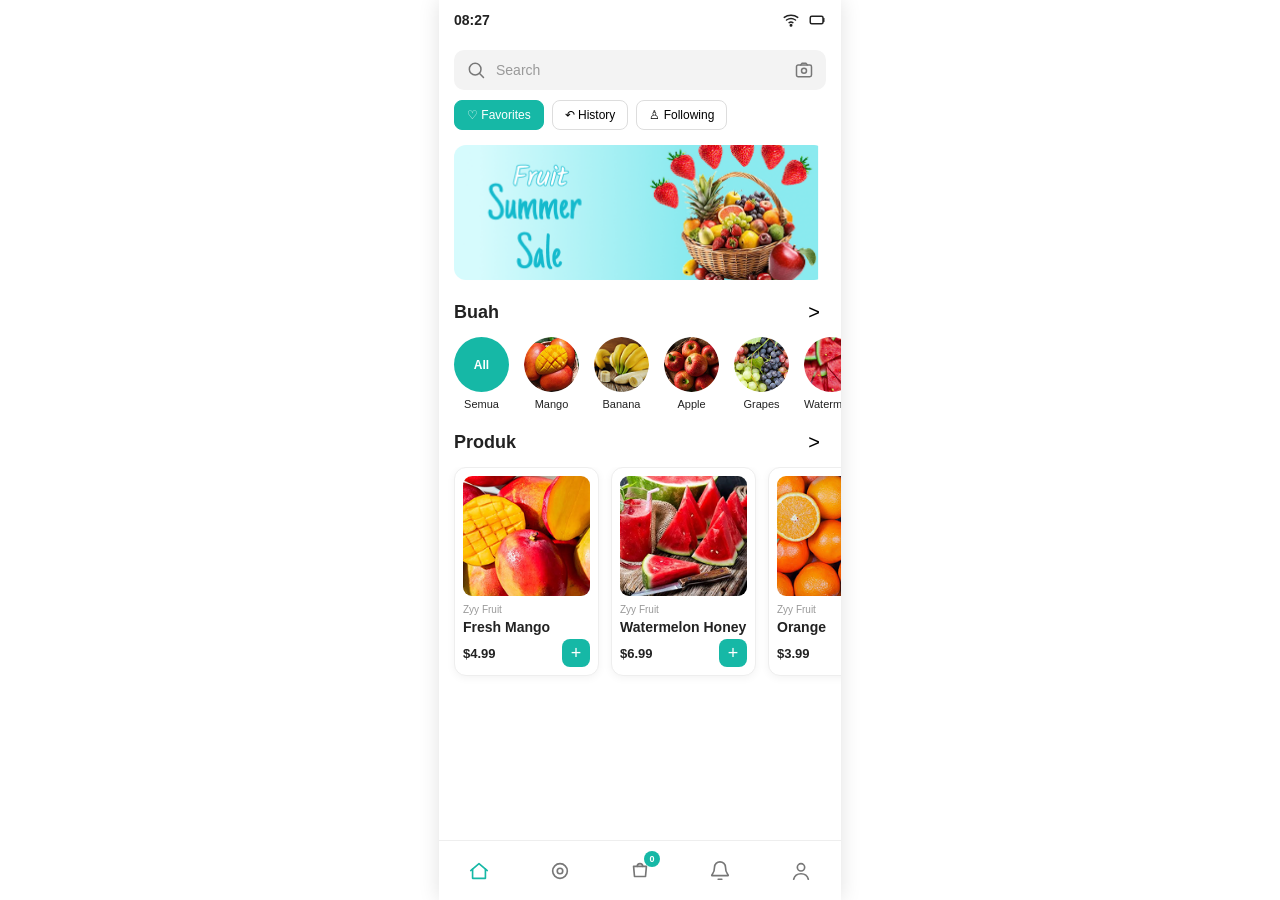
<file: index.html>
<!DOCTYPE html>
<html lang="id">

<head>

    <meta charset="UTF-8">
    <meta name="viewport" content="width=device-width, initial-scale=1.0">
    <title>FruitMart</title>
    <link rel="stylesheet" href="style.css">
</head>

<body>

    <!-- Status Bar -->
    <div class="status-bar">
        <span>08:27</span>

        <div class="status-icons">

            <!-- Wi-Fi -->
            <svg class="status-icon" viewBox="0 0 24 24">
                <path d="M3 8.5C8 4.5 16 4.5 21 8.5"></path>
                <path d="M6 12C9.5 9.5 14.5 9.5 18 12"></path>
                <path d="M9.5 15.5C11 14.5 13 14.5 14.5 15.5"></path>
                <circle cx="12" cy="19" r="1"></circle>
            </svg>

            <!-- Battery -->
            <svg class="status-icon battery" viewBox="0 0 24 24">
                <rect x="3" y="7" width="17" height="10" rx="2"></rect>
                <path d="M21 10v4"></path>
            </svg>

        </div>
    </div>

    <!-- Search -->
    <div class="search-bar">

        <svg class="search-icon" viewBox="0 0 24 24">
            <circle cx="11" cy="11" r="7"></circle>
            <path d="M16 16l5 5"></path>
        </svg>

        <input type="text" placeholder="Search">

        <svg class="camera-icon" viewBox="0 0 24 24">
            <rect x="3" y="6" width="18" height="14" rx="2"></rect>
            <circle cx="12" cy="13" r="3"></circle>
            <path d="M8 6l1.5-2h5L16 6"></path>
        </svg>

    </div>

    <!-- Menu -->
    <div class="menu">
        <button>♡ Favorites</button>
        <button>↶ History</button>
        <button>♙ Following</button>
    </div>

    <!-- Banner -->
    <section class="banner">
        <img src="images/banner.png" alt="Fruit Summer Sale">
    </section>

    <!-- Categories -->
    <section class="categories">

        <div class="section-title">
            <h2>Buah</h2>
            <button>></button>
        </div>

        <div class="category-list">

            <div class="category" data-category="All">
                <div class="all-category">All</div>
                <p>Semua</p>
            </div>

            <div class="category" data-category="Mango">
                <img src="images/mango.png" alt="Mango">
                <p>Mango</p>
            </div>

            <div class="category" data-category="Banana">
                <img src="images/banana.png" alt="Banana">
                <p>Banana</p>
            </div>

            <div class="category" data-category="Apple">
                <img src="images/apple.png" alt="Apple">
                <p>Apple</p>
            </div>

            <div class="category" data-category="Grapes">
                <img src="images/grapes.png" alt="Grapes">
                <p>Grapes</p>
            </div>

            <div class="category" data-category="Watermelon">
                <img src="images/watermelon.png" alt="Watermelon">
                <p>Watermelon</p>
            </div>

        </div>

    </section>

    <!-- Products -->
    <section class="products">

        <div class="section-title">
            <h2>Produk</h2>
            <button>></button>
        </div>

        <div class="product-list">

            <p class="no-product" id="noProduct">
                Produk tidak ditemukan
            </p>

            <div class="product-card" data-category="Mango">
                <img src="images/mango-product.png" alt="Fresh Mango">

                <small>Zyy Fruit</small>

                <h3>Fresh Mango</h3>

                <div class="product-bottom">
                    <p>$4.99</p>

                    <button class="add-button">+</button>
                </div>

            </div>

            <div class="product-card" data-category="Watermelon">
                <img src="images/watermelon-product.png" alt="Watermelon Honey">

                <small>Zyy Fruit</small>

                <h3>Watermelon Honey</h3>

                <div class="product-bottom">
                    <p>$6.99</p>

                    <button class="add-button">+</button>
                </div>

            </div>
            <div class="product-card" data-category="Orange">
                <img src="images/orange.png" alt="Orange">

                <small>Zyy Fruit</small>

                <h3>Orange</h3>

                <div class="product-bottom">
                    <p>$3.99</p>
                    <button class="add-button">+</button>
                </div>
            </div>

        </div>

    </section>

    <div class="cart-panel" id="cartPanel">

        <div class="cart-header">
            <h2>Keranjang</h2>

            <button id="closeCart">×</button>
        </div>

        <div class="cart-items" id="cartItems">
            <p class="empty-cart">Keranjang masih kosong</p>
        </div>

        <button class="checkout-button" id="checkoutButton">
            Checkout
        </button>

        <div class="cart-total">
            <span>Total</span>
            <strong id="cartTotal">$0.00</strong>
        </div>

    </div>

    <!-- Bottom Navigation -->
    <nav class="bottom-nav">

        <span class="nav-item active">
            <svg viewBox="0 0 24 24">
                <path d="M3 11.5L12 4l9 7.5"></path>
                <path d="M5 10v10h14V10"></path>
            </svg>
        </span>

        <span class="nav-item">
            <svg viewBox="0 0 24 24">
                <circle cx="12" cy="12" r="8"></circle>
                <circle cx="12" cy="12" r="3"></circle>
            </svg>
        </span>

        <span class="nav-item cart-nav">
            <svg viewBox="0 0 24 24">
                <path d="M5 7h14l-1 11H6L5 7z"></path>
                <path d="M9 7a3 3 0 0 1 6 0"></path>
            </svg>

            <span class="cart-count">0</span>
        </span>

        <span class="nav-item">
            <svg viewBox="0 0 24 24">
                <path d="M18 8a6 6 0 0 0-12 0c0 7-3 7-3 9h18c0-2-3-2-3-9"></path>
                <path d="M10 21h4"></path>
            </svg>
        </span>

        <span class="nav-item">
            <svg viewBox="0 0 24 24">
                <circle cx="12" cy="8" r="4"></circle>
                <path d="M4 21c1-4 4-6 8-6s7 2 8 6"></path>
            </svg>
        </span>

    </nav>

    <script src="script.js"></script>

</body>

</html>
</file>
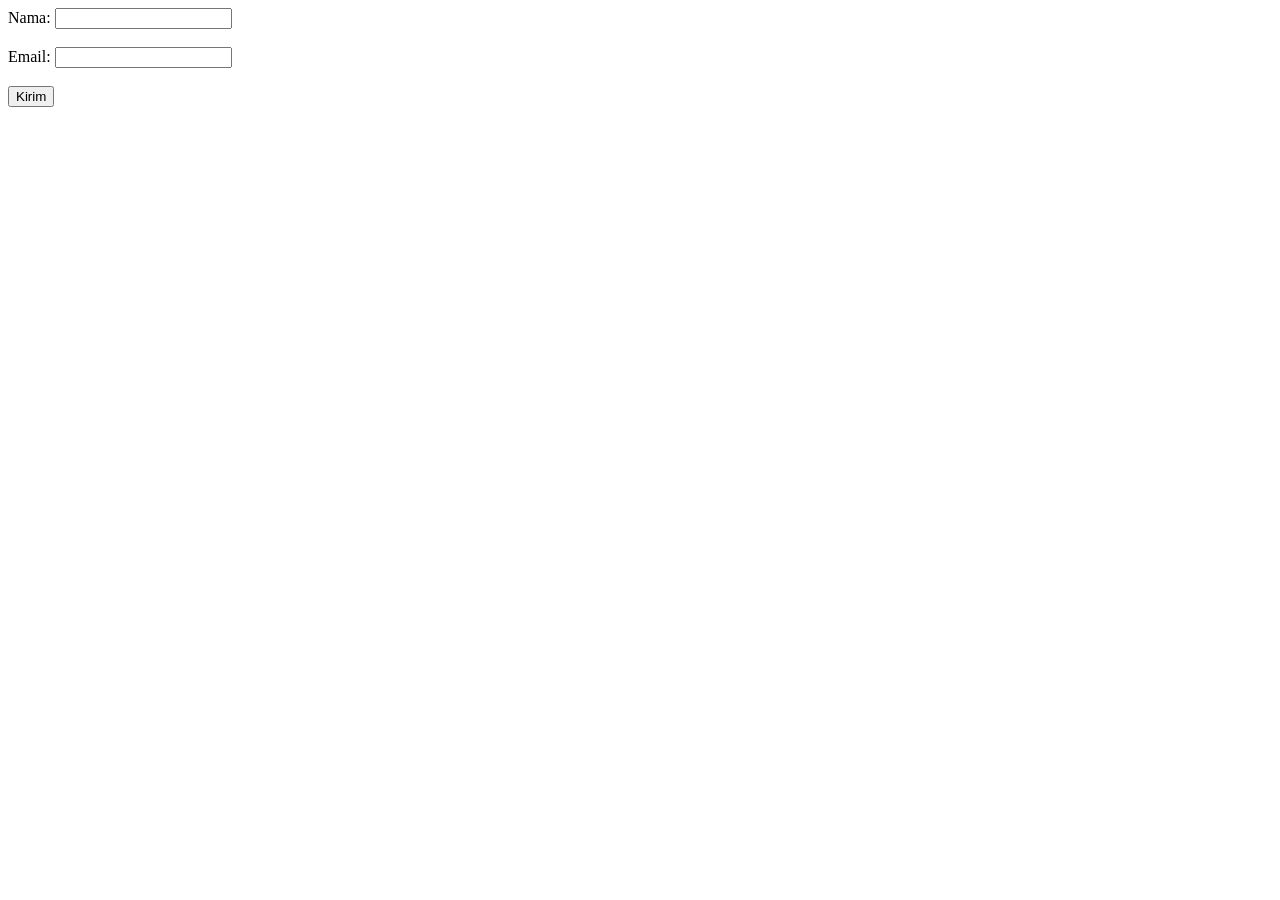
<file: latihanform.html>
<!DOCTYPE html>
<html lang="en">
<head>
    <meta charset="UTF-8">
    <meta name="viewport" content="width=device-width, initial-scale=1.0">
    <title>Latihan Form</title>
</head>
<body>
   <form>

    <label>Nama:</label>
    <input type="text">

    <br><br>

    <label>Email:</label>
    <input type="email">

    <br><br>

    <button type="submit">Kirim</button>

</form>
</body>
</html>
</file>
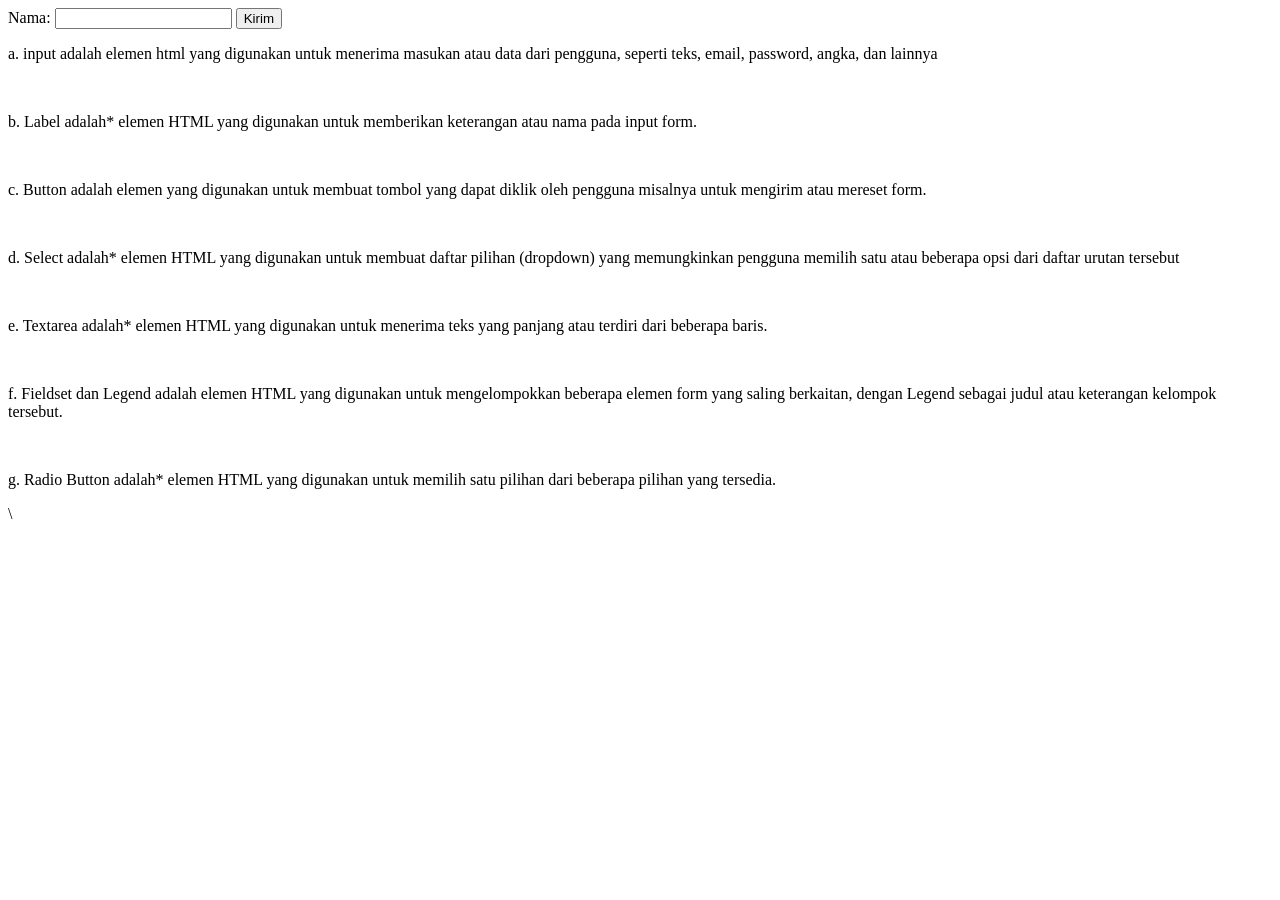
<file: membuat_form.html>
<!DOCTYPE html>
<html lang="en">

<head>
    <meta charset="UTF-8">
    <meta name="viewport" content="width=device-width, initial-scale=1.0">
    <title>Form pada html</title>
</head>

<body>
    <form action="">
        <label for="">Nama: </label>
        <input type="text">

        <button type="submit">Kirim</button>
    </form>

    <p>a. input adalah elemen html yang digunakan untuk menerima masukan atau data dari pengguna, seperti teks, email,
        password, angka, dan lainnya</p> <br>

    <p>b. Label adalah* elemen HTML yang digunakan untuk memberikan keterangan atau nama pada input form.</p> <br>

    <p>c. Button adalah elemen yang digunakan untuk membuat tombol yang dapat diklik oleh pengguna misalnya untuk
        mengirim atau mereset form.</p> <br>

    <p>d. Select adalah* elemen HTML yang digunakan untuk membuat daftar pilihan (dropdown) yang memungkinkan pengguna
        memilih satu atau beberapa opsi dari daftar urutan tersebut</p> <br>

    <p>e. Textarea adalah* elemen HTML yang digunakan untuk menerima teks yang panjang atau terdiri dari beberapa baris.
    </p> <br>

    <p>f. Fieldset dan Legend adalah elemen HTML yang digunakan untuk mengelompokkan beberapa elemen form yang saling
        berkaitan, dengan Legend sebagai judul atau keterangan kelompok tersebut.</p> <br>

    <p>g. Radio Button adalah* elemen HTML yang digunakan untuk memilih satu pilihan dari beberapa pilihan yang
        tersedia. <br>
    </p>
</body>

</html>\
</file>
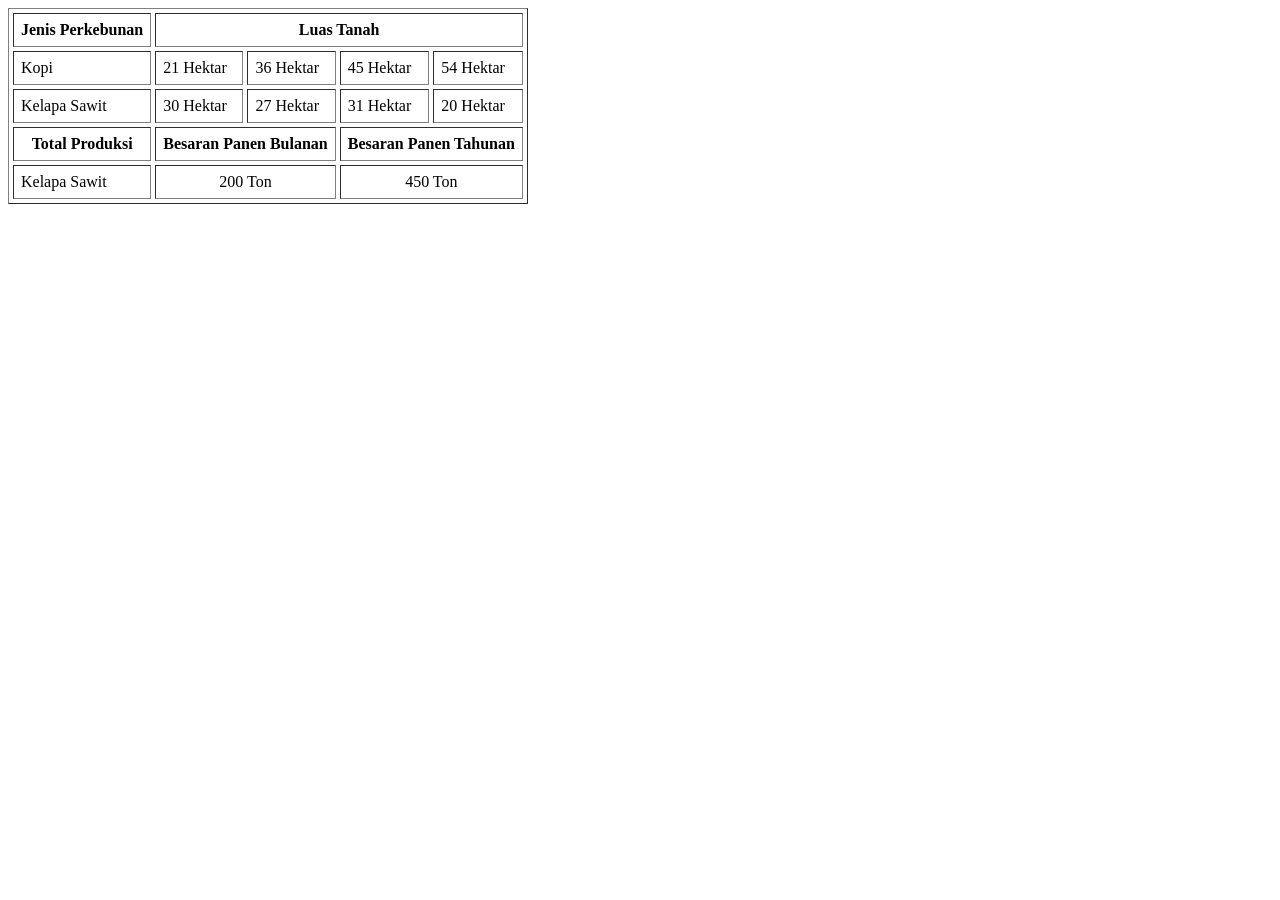
<file: tugas2.html>
<!DOCTYPE html>
<html lang="en">
<head>
    <meta charset="UTF-8">
    <meta name="viewport" content="width=device-width, initial-scale=1.0">
    <title>Latihan membuat tabel</title>
</head>
<body>
    
    <table border="1" cellpadding="7" cellspacing="4">
        <tr>
            <th>Jenis Perkebunan</th>
            <th colspan="4">Luas Tanah</th>
        </tr>

        <tr>
            <td>Kopi</td>
            <td>21 Hektar</td>
            <td>36 Hektar</td>
            <td>45 Hektar</td>
            <td>54 Hektar</td>
        </tr>

        <tr>
            <td>Kelapa Sawit</td>
            <td>30 Hektar</td>
            <td>27 Hektar</td>
            <td>31 Hektar</td>
            <td>20 Hektar</td>
        </tr>

        <tr>
            <th>Total Produksi</th>
            <th colspan="2">Besaran Panen Bulanan</th>
            <th colspan="2">Besaran Panen Tahunan</th>
        </tr>

        <tr>
            <td>Kelapa Sawit</td>
            <td style="text-align: center;" colspan="2">200 Ton</td>
            <td style="text-align: center;" colspan="2">450 Ton</td>
        </tr>
    </table>

</body>
</html>
</file>
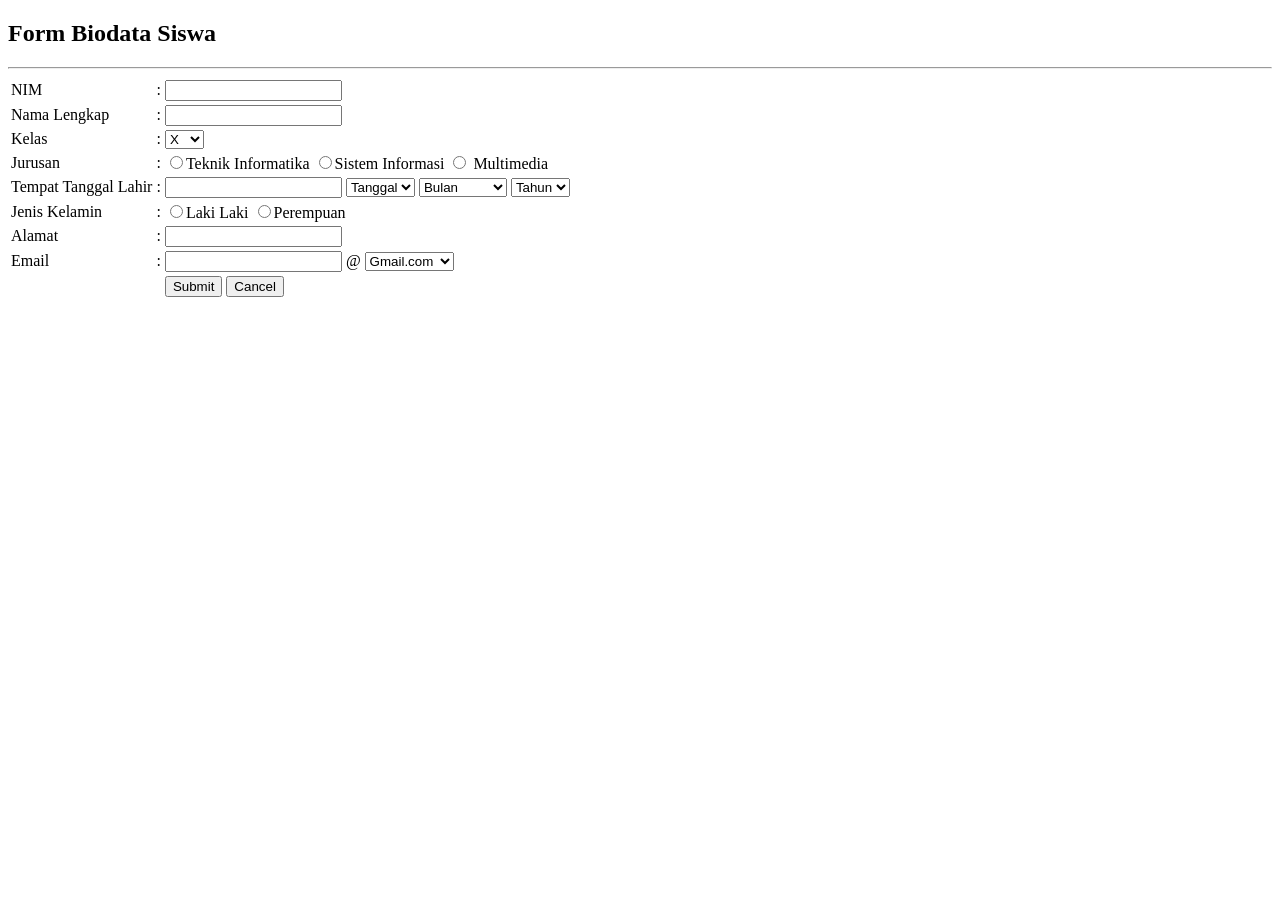
<file: tugas_form.html>
<!DOCTYPE html>
<html lang="en">

<head>
    <meta charset="UTF-8">
    <meta name="viewport" content="width=device-width, initial-scale=1.0">
    <title>Membuat Form HTML Sederhana</title>
</head>

<body>

    <form action="">
        <h2>Form Biodata Siswa</h2>
        <hr>

        <table>
            <tr>
                <td> NIM </td>
                <td>:</td>
                <td><input type="text" name="Nim"></td>
            </tr>

            <tr>
                <td>Nama Lengkap</td>
                <td>:</td>
                <td><input type="text"></td>
            </tr>

            <tr>
                <td>Kelas</td>
                <td>:</td>
                <td><select name="Kelas" id="">
                        <option value="">X</option>
                        <option value="">XII</option>
                        <option value="">XII</option>
                    </select></td>
            </tr>

            <tr>
                <td>Jurusan</td>
                <td>:</td>
                <td><input type="Radio" name="Jurusan">Teknik Informatika
                    <input type="Radio" name="Jurusan">Sistem Informasi
                    <input type="Radio" name="Jurusan"> Multimedia
                </td>
            </tr>

            <tr>
                <td>Tempat Tanggal Lahir</td>
                <td>:</td>
                <td>
                    <input type="text" name="tempat_lahir">
                    <select name="tanggal" id="">
                        <option>Tanggal</option>
                        <option value="1">1</option>
                        <option value="2">2</option>
                        <option value="2">3</option>
                        <option value="2">4</option>
                        <option value="2">5</option>
                        <option value="2">6</option>
                        <option value="2">7</option>
                        <option value="2">8</option>
                        <option value="2">9</option>
                        <option value="2">10</option>
                        <option value="2">11</option>
                        <option value="2">12</option>
                        <option value="2">13</option>
                        <option value="2">14</option>
                        <option value="2">15</option>
                        <option value="2">16</option>
                        <option value="2">17</option>
                        <option value="2">18</option>
                        <option value="2">19</option>
                        <option value="2">20</option>
                        <option value="2">21</option>
                        <option value="2">22</option>
                        <option value="2">23</option>
                        <option value="2">24</option>
                        <option value="2">25</option>
                        <option value="2">26</option>
                        <option value="2">27</option>
                        <option value="2">28</option>
                        <option value="2">29</option>
                        <option value="2">30</option>


                    </select>

                    <select name="" id="">
                        <option value="">Bulan</option>
                        <option value="">Januari</option>
                        <option value="">Februari</option>
                        <option value="">Maret</option>
                        <option value="">April</option>
                        <option value="">Mei</option>
                        <option value="">Juni</option>
                        <option value="">Juli</option>
                        <option value="">Agustus</option>
                        <option value="">September</option>
                        <option value="">Oktober</option>
                        <option value="">November</option>
                        <option value="">Desember</option>


                    </select>

                    <select name="" id="">
                        <option value="">Tahun</option>
                        <option value="">2000</option>

                    </select>
                </td>

            </tr>

            <tr>
                <td>Jenis Kelamin</td>
                <td>:</td>
                <td><input type="radio">Laki Laki
                    <input type="radio">Perempuan
                </td>
            </tr>

            <tr>
                <td>Alamat</td>
                <td>:</td>
                <td><input type="text"></td>
            </tr>

            <tr>
                <td>Email</td>
                <td>:</td>
                <td><input type="text"> @
                    <select name="" id="">
                        <option value="">Gmail.com</option>
                        <option value="">Yahoo.com</option>
                    </select>
                </td>
            </tr>

            <tr>
                <td>
                </td>

                <td></td>
                <td>
                    <button>Submit</button> <button>Cancel</button>
                </td>
            </tr>


        </table>
    </form>
</body>

</html>
</file>
<file: style.css>
* {
    box-sizing: border-box;
}

body {
    margin: 0;
    font-family: Arial, sans-serif;

    max-width: 402px;
    min-height: 100vh;

    margin-left: auto;
    margin-right: auto;

    background-color: white;
    color: #222;

    overflow-x: hidden;
}


/* =========================
   STATUS BAR
========================= */

.status-bar {
    height: 40px;
    display: flex;
    justify-content: space-between;
    align-items: center;
    padding: 0 15px;

    font-size: 14px;
    font-weight: bold;
}

.status-icons {
    display: flex;
    gap: 8px;
}


/* =========================
   SEARCH BAR
========================= */

.search-bar {
    display: flex;
    align-items: center;

    height: 40px;
    margin: 10px 15px;
    padding: 0 12px;

    background-color: #f3f3f3;
    border-radius: 10px;
}

.search-bar input {
    flex: 1;

    border: none;
    outline: none;
    background: transparent;

    margin: 0 8px;

    font-size: 14px;
}


/* =========================
   MENU
========================= */

.menu {
    display: flex;
    gap: 8px;

    padding: 0 15px;

    overflow-x: auto;
}

.menu button {
    flex-shrink: 0;

    padding: 7px 12px;

    border: 1px solid #dddddd;
    border-radius: 8px;

    background-color: white;

    font-size: 12px;
}


/* =========================
   BANNER
========================= */

.banner {
    margin: 15px;
}

.banner img {
    width: 100%;
    height: 135px;
    object-fit: cover;
    border-radius: 12px;
    display: block;
}


/* =========================
   SECTION TITLE
========================= */

.section-title {
    display: flex;
    align-items: center;
    justify-content: space-between;

    margin: 20px 15px 12px;
}

.section-title h2 {
    margin: 0;

    font-size: 18px;
}

.section-title button {
    border: none;
    background: none;

    font-size: 20px;
}


/* =========================
   CATEGORY
========================= */

.category-list {
    display: flex;
    gap: 15px;

    padding: 0 15px;

    overflow-x: auto;
}

.category {
    min-width: 55px;

    text-align: center;
}

.category img {
    width: 55px;
    height: 55px;

    object-fit: cover;

    border-radius: 50%;

    display: block;
}

.category p {
    margin: 6px 0 0;

    font-size: 11px;
}


/* =========================
   PRODUCTS
========================= */

.product-list {
    display: flex;
    gap: 12px;

    padding: 0 15px 80px;

    overflow-x: auto;
}

.product-card {
    min-width: 145px;

    border: 1px solid #eeeeee;
    border-radius: 12px;

    padding: 8px;

    background-color: white;

    box-shadow: 0 2px 8px rgba(0, 0, 0, 0.05);
}

.product-card img {
    width: 100%;
    height: 120px;

    object-fit: cover;

    border-radius: 9px;

    display: block;
}

.product-card small {
    display: block;

    margin-top: 8px;

    color: #999;

    font-size: 10px;
}

.product-card h3 {
    margin: 4px 0;

    font-size: 14px;
    font-weight: 600;
}

.product-bottom {
    display: flex;

    align-items: center;

    justify-content: space-between;
}

.product-card p {
    margin: 5px 0;

    font-size: 13px;
    font-weight: bold;
}

.add-button {
    width: 28px;
    height: 28px;

    border: none;
    border-radius: 8px;

    background-color: #16b8a6;

    color: white;

    font-size: 18px;

    cursor: pointer;
}

/* =========================
   BOTTOM NAVIGATION
========================= */

.bottom-nav {
    position: fixed;

    bottom: 0;
    left: 50%;

    transform: translateX(-50%);

    width: 100%;
    max-width: 402px;

    height: 60px;

    display: flex;
    justify-content: space-around;
    align-items: center;

    background-color: white;

    border-top: 1px solid #eeeeee;

    z-index: 100;
}

.nav-item {
    width: 40px;
    height: 40px;

    display: flex;
    align-items: center;
    justify-content: center;
}

.nav-item svg {
    width: 22px;
    height: 22px;

    fill: none;
    stroke: #777;
    stroke-width: 1.8;

    stroke-linecap: round;
    stroke-linejoin: round;
}

.nav-item.active svg {
    stroke: #16b8a6;
}

.search-icon,
.camera-icon {
    width: 20px;
    height: 20px;

    fill: none;
    stroke: #777;
    stroke-width: 1.8;

    stroke-linecap: round;
    stroke-linejoin: round;

    flex-shrink: 0;
}

.search-bar input {
    color: #222;
}

.search-bar input::placeholder {
    color: #999;
}

.status-icon {
    width: 18px;
    height: 18px;

    fill: none;
    stroke: #222;
    stroke-width: 2;

    stroke-linecap: round;
    stroke-linejoin: round;
}

.menu button:first-child {
    background-color: #16b8a6;
    color: white;
    border-color: #16b8a6;
}

.menu button {
    cursor: pointer;
    white-space: nowrap;
}

@media (min-width: 403px) {
    body {
        box-shadow: 0 0 20px rgba(0, 0, 0, 0.12);
    }
}

.products {
    padding-bottom: 70px;
}

.category-list,
.product-list,
.menu {
    scrollbar-width: none;
}

.category-list::-webkit-scrollbar,
.product-list::-webkit-scrollbar,
.menu::-webkit-scrollbar {
    display: none;
}

.add-button {
    transition: 0.15s;
}

.add-button:active {
    transform: scale(0.9);
}

.cart-nav {
    position: relative;
}

.cart-count {
    position: absolute;

    top: 0;
    right: 0;

    min-width: 16px;
    height: 16px;

    display: flex;
    align-items: center;
    justify-content: center;

    padding: 0 4px;

    border-radius: 50%;

    background-color: #16b8a6;
    color: white;

    font-size: 9px;
    font-weight: bold;
}

.cart-panel {
    position: fixed;

    left: 50%;
    bottom: 60px;

    transform: translateX(-50%);

    width: 100%;
    max-width: 402px;

    height: 300px;

    background-color: white;

    border-radius: 18px 18px 0 0;

    box-shadow: 0 -5px 20px rgba(0, 0, 0, 0.15);

    padding: 18px;

    z-index: 200;

    display: none;
}

.cart-header {
    display: flex;

    align-items: center;
    justify-content: space-between;

    border-bottom: 1px solid #eeeeee;

    padding-bottom: 12px;
}

.cart-header h2 {
    margin: 0;

    font-size: 18px;
}

#closeCart {
    width: 30px;
    height: 30px;

    border: none;
    border-radius: 50%;

    background-color: #f2f2f2;

    font-size: 20px;

    cursor: pointer;
}

.cart-items {
    margin-top: 15px;

    max-height: 210px;

    overflow-y: auto;
}

.empty-cart {
    text-align: center;

    color: #999;

    font-size: 13px;
}

.cart-item {
    display: flex;

    align-items: center;
    justify-content: space-between;

    padding: 12px 0;

    border-bottom: 1px solid #eeeeee;

    font-size: 13px;
}

.cart-item span:last-child {
    font-weight: bold;
    color: #16b8a6;
}

.cart-controls {
    display: flex;

    align-items: center;

    gap: 8px;
}

.cart-controls button {
    width: 24px;
    height: 24px;

    border: none;
    border-radius: 6px;

    background-color: #f1f1f1;

    font-size: 15px;

    cursor: pointer;
}

.cart-controls button:last-child {
    background-color: #16b8a6;
    color: white;
}

.cart-controls span {
    min-width: 12px;
    text-align: center;
}

.cart-product-info {
    display: flex;
    flex-direction: column;
    gap: 3px;
}

.cart-product-name {
    font-size: 13px;
    font-weight: 600;
}

.cart-product-price {
    font-size: 11px;
    color: #888;
}

.checkout-button {
    width: 100%;
    height: 42px;

    margin-top: 15px;

    border: none;
    border-radius: 10px;

    background-color: #16b8a6;
    color: white;

    font-size: 14px;
    font-weight: bold;

    cursor: pointer;
}

.checkout-button:active {
    transform: scale(0.98);
}

.category {
    cursor: pointer;
}

.category:active {
    transform: scale(0.95);
}

.all-category {
    width: 55px;
    height: 55px;

    display: flex;
    align-items: center;
    justify-content: center;

    border-radius: 50%;

    background-color: #16b8a6;
    color: white;

    font-size: 12px;
    font-weight: bold;
}

.no-product {
    display: none;
    width: 100%;
    text-align: center;
    color: #999;
    font-size: 13px;
    padding: 30px 0;
}
</file>
